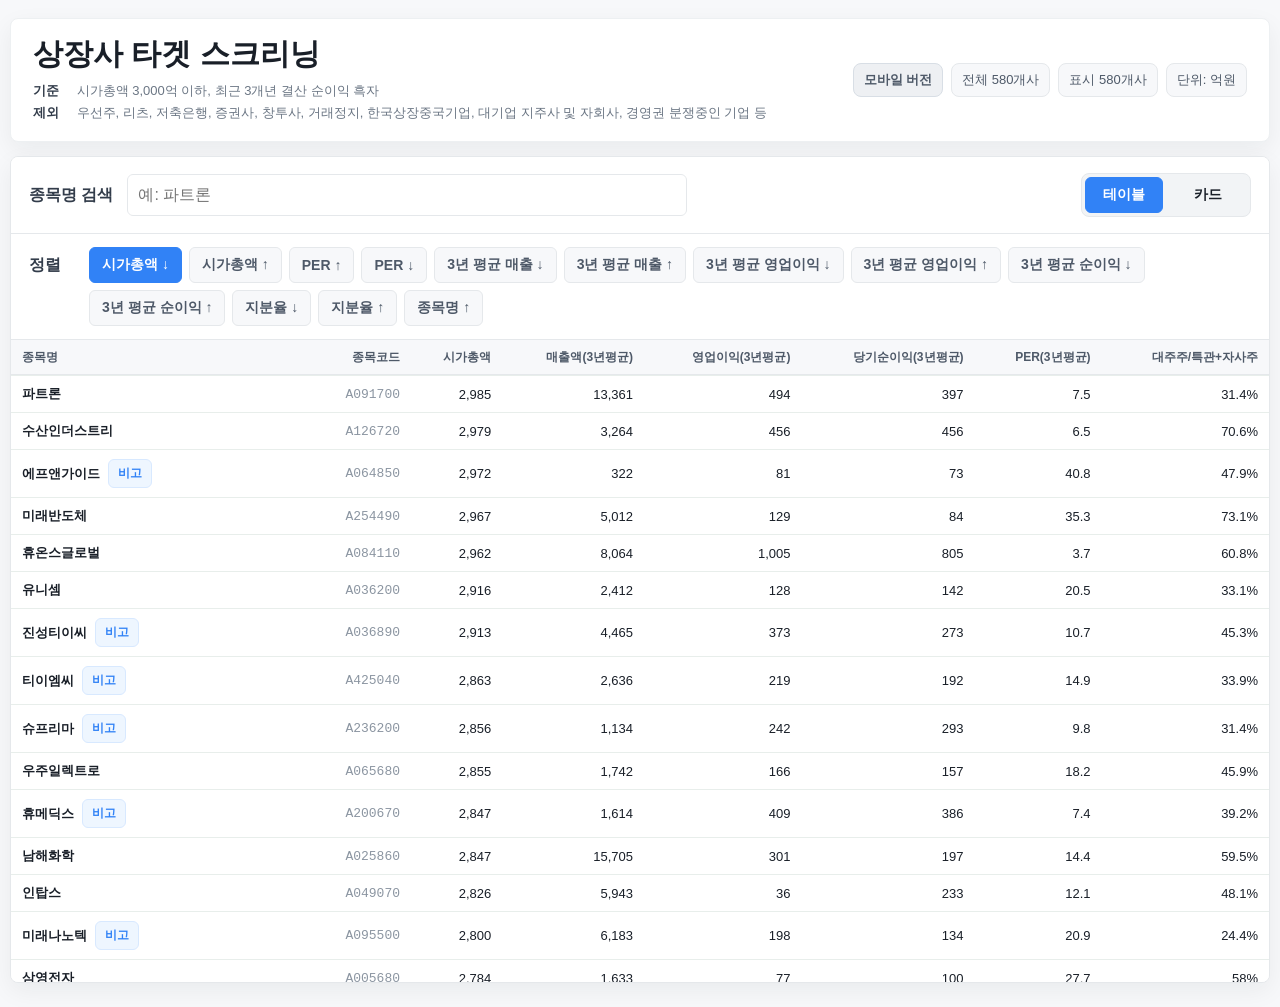
<file: index.html>
<!doctype html>
<html lang="ko">
<head>
  <meta charset="utf-8">
  <meta name="viewport" content="width=device-width, initial-scale=1">
  <title>상장사 타겟 스크리닝</title>
  <script>
    if (window.innerWidth <= 760 && !new URLSearchParams(window.location.search).has("view") && !window.location.pathname.endsWith("/mobile.html")) {
      window.location.replace("mobile.html");
    }
  </script>
  <link rel="stylesheet" href="styles.css">
</head>
<body>
  <main class="shell">
    <header class="topbar">
      <div>
        <h1>상장사 타겟 스크리닝</h1>
        <div class="criteria">
          <p><strong>기준</strong> 시가총액 3,000억 이하, 최근 3개년 결산 순이익 흑자</p>
          <p><strong>제외</strong> 우선주, 리츠, 저축은행, 증권사, 창투사, 거래정지, 한국상장중국기업, 대기업 지주사 및 자회사, 경영권 분쟁중인 기업 등</p>
        </div>
      </div>
      <div class="meta">
        <a class="mobile-link" href="mobile.html">모바일 버전</a>
        <span id="rowCount">전체 0개사</span>
        <span id="visibleCount">표시 0개사</span>
        <span>단위: 억원</span>
      </div>
    </header>

    <section class="workspace">
      <section class="results" aria-label="List 탭 데이터">
        <div class="searchbar" aria-label="검색">
          <label for="searchInput">종목명 검색</label>
          <input id="searchInput" type="search" placeholder="예: 파트론">
          <div class="view-tabs" role="tablist" aria-label="보기 전환">
            <button class="active" id="tableViewBtn" type="button">테이블</button>
            <button id="cardViewBtn" type="button">카드</button>
          </div>
        </div>

        <div class="sort-panel" aria-label="정렬 기준">
          <span class="sort-label">정렬</span>
          <div class="sort-actions">
            <button type="button" class="sort-btn active" data-sort="marketCap-desc">시가총액 ↓</button>
            <button type="button" class="sort-btn" data-sort="marketCap-asc">시가총액 ↑</button>
            <button type="button" class="sort-btn" data-sort="avgPer-asc">PER ↑</button>
            <button type="button" class="sort-btn" data-sort="avgPer-desc">PER ↓</button>
            <button type="button" class="sort-btn" data-sort="avgRevenue-desc">3년 평균 매출 ↓</button>
            <button type="button" class="sort-btn" data-sort="avgRevenue-asc">3년 평균 매출 ↑</button>
            <button type="button" class="sort-btn" data-sort="avgOperatingProfit-desc">3년 평균 영업이익 ↓</button>
            <button type="button" class="sort-btn" data-sort="avgOperatingProfit-asc">3년 평균 영업이익 ↑</button>
            <button type="button" class="sort-btn" data-sort="avgNetIncome-desc">3년 평균 순이익 ↓</button>
            <button type="button" class="sort-btn" data-sort="avgNetIncome-asc">3년 평균 순이익 ↑</button>
            <button type="button" class="sort-btn" data-sort="majorShareholderRatio-desc">지분율 ↓</button>
            <button type="button" class="sort-btn" data-sort="majorShareholderRatio-asc">지분율 ↑</button>
            <button type="button" class="sort-btn" data-sort="name-asc">종목명 ↑</button>
          </div>
        </div>

        <div class="table-wrap" id="tableWrap">
          <table>
            <thead>
              <tr>
                <th>종목명</th>
                <th>종목코드</th>
                <th>시가총액</th>
                <th>매출액(3년평균)</th>
                <th>영업이익(3년평균)</th>
                <th>당기순이익(3년평균)</th>
                <th>PER(3년평균)</th>
                <th>대주주/특관+자사주</th>
              </tr>
            </thead>
            <tbody id="resultBody"></tbody>
          </table>
        </div>

        <div class="cards hidden" id="cardWrap"></div>
      </section>
    </section>
  </main>

  <div class="note-modal hidden" id="noteModal" role="dialog" aria-modal="true" aria-labelledby="noteTitle">
    <div class="note-dialog">
      <div class="note-dialog-head">
        <h2 id="noteTitle">비고</h2>
        <button type="button" id="noteClose" aria-label="닫기">닫기</button>
      </div>
      <p id="noteText"></p>
    </div>
  </div>

  <script src="data.js"></script>
  <script src="app.js"></script>
</body>
</html>
</file>
<file: styles.css>
:root {
  color-scheme: light;
  --ink: #191f28;
  --muted: #8b95a1;
  --line: #e5e8eb;
  --surface: #ffffff;
  --soft: #f2f4f6;
  --soft-2: #f9fafb;
  --green: #3182f6;
  --blue: #3182f6;
  --navy: #191f28;
  --gold: #9b6a19;
  --shadow: 0 8px 24px rgba(25, 31, 40, .06);
}

* { box-sizing: border-box; }

body {
  margin: 0;
  font-family: "Malgun Gothic", "Apple SD Gothic Neo", "Segoe UI", Arial, sans-serif;
  color: var(--ink);
  background: #f7f8fa;
}

button, input, select {
  font: inherit;
}

.shell {
  width: calc(100% - 20px);
  max-width: 1920px;
  margin: 0 auto;
  padding: 18px 0 24px;
}

.topbar {
  min-height: 86px;
  display: flex;
  align-items: center;
  justify-content: space-between;
  gap: 20px;
  padding: 18px 22px;
  background: var(--surface);
  border: 1px solid #edf0f2;
  border-radius: 8px;
  box-shadow: var(--shadow);
}

h1, h2, p { margin: 0; }

h1 {
  font-size: clamp(22px, 2.6vw, 30px);
  line-height: 1.15;
  letter-spacing: 0;
}

.criteria {
  display: grid;
  gap: 4px;
  margin-top: 10px;
  color: #6b7684;
  font-size: 13px;
  line-height: 1.45;
}

.criteria strong {
  display: inline-block;
  min-width: 34px;
  margin-right: 6px;
  color: #333d4b;
}

.meta {
  display: flex;
  flex-wrap: wrap;
  justify-content: flex-end;
  gap: 8px;
}

.meta span {
  padding: 7px 10px;
  border: 1px solid var(--line);
  border-radius: 8px;
  background: #f7f8fa;
  color: #4e5968;
  font-size: 13px;
  white-space: nowrap;
}

.mobile-link {
  display: inline-flex;
  align-items: center;
  min-height: 31px;
  padding: 7px 10px;
  color: #4e5968;
  background: #eef0f3;
  border: 1px solid #d8dee5;
  border-radius: 8px;
  font-size: 13px;
  font-weight: 800;
  text-decoration: none;
  white-space: nowrap;
}

.mobile-link:hover {
  background: #e5e8eb;
  border-color: #c9d1d9;
}

.workspace {
  display: block;
  margin-top: 14px;
}

.results {
  background: var(--surface);
  border: 1px solid var(--line);
  border-radius: 8px;
  box-shadow: var(--shadow);
}

label, .label {
  display: block;
  color: #2b3934;
  font-size: 13px;
  font-weight: 700;
}

input, select {
  width: 100%;
  height: 38px;
  margin-top: 7px;
  padding: 8px 10px;
  color: var(--ink);
  background: #ffffff;
  border: 1px solid var(--line);
  border-radius: 6px;
  outline: none;
}

input:focus, select:focus {
  border-color: var(--blue);
  box-shadow: 0 0 0 3px rgba(37, 99, 166, .14);
}

.searchbar {
  display: grid;
  grid-template-columns: auto minmax(360px, 560px) 1fr;
  align-items: center;
  gap: 14px;
  padding: 16px 18px;
  border-bottom: 1px solid var(--line);
  background: #ffffff;
}

.searchbar label {
  align-self: center;
  color: #333d4b;
  font-size: 16px;
  font-weight: 800;
}

.searchbar input {
  height: 42px;
  margin-top: 0;
  font-size: 16px;
}

button {
  min-height: 34px;
  padding: 7px 11px;
  border: 1px solid var(--line);
  border-radius: 6px;
  background: #f7faf8;
  color: var(--ink);
  cursor: pointer;
}

button:hover { border-color: #9fb1a9; }

.view-tabs button.active {
  color: #fff;
  border-color: var(--blue);
  background: var(--blue);
}

.results {
  min-width: 0;
  overflow: hidden;
}

.result-head {
  display: flex;
  align-items: center;
  justify-content: space-between;
  gap: 16px;
  padding: 15px 18px;
  border-bottom: 1px solid var(--line);
  background: linear-gradient(180deg, #ffffff 0%, #fbfcfb 100%);
}

h2 {
  font-size: 18px;
  line-height: 1.2;
}

#activeFilters {
  margin-top: 5px;
  color: var(--muted);
  font-size: 13px;
}

.view-tabs {
  display: flex;
  gap: 6px;
  justify-self: end;
  padding: 3px;
  border: 1px solid var(--line);
  border-radius: 8px;
  background: #f2f4f6;
}

.view-tabs button {
  min-width: 78px;
  min-height: 36px;
  border-color: transparent;
  background: transparent;
  font-size: 14px;
  font-weight: 700;
}

.sort-panel {
  display: flex;
  align-items: flex-start;
  gap: 12px;
  padding: 13px 18px;
  border-bottom: 1px solid var(--line);
  background: #ffffff;
}

.sort-label {
  flex: 0 0 auto;
  min-width: 48px;
  padding-top: 8px;
  color: #333d4b;
  font-size: 16px;
  font-weight: 900;
}

.sort-actions {
  display: flex;
  flex-wrap: wrap;
  gap: 7px;
}

.sort-btn {
  min-height: 36px;
  padding: 7px 12px;
  color: #4e5968;
  background: #f7f8fa;
  border-color: var(--line);
  font-size: 14px;
  font-weight: 700;
}

.sort-btn.active {
  color: #fff;
  background: var(--blue);
  border-color: var(--blue);
}

.table-wrap {
  overflow: auto;
  max-height: calc(100vh - 258px);
  background: #fff;
}

table {
  width: max-content;
  min-width: 100%;
  border-collapse: separate;
  border-spacing: 0;
  font-size: 13px;
}

th, td {
  padding: 9px 11px;
  border-bottom: 1px solid #e8eeeb;
  text-align: right;
  white-space: nowrap;
  vertical-align: middle;
}

th {
  position: sticky;
  top: 0;
  z-index: 1;
  color: #4e5968;
  background: #f7f8fa;
  font-size: 12px;
  font-weight: 800;
  box-shadow: inset 0 -1px 0 var(--line);
}

th:nth-child(1),
td:nth-child(1) {
  text-align: left;
}

tbody tr:hover { background: #f9fafb; }

.watch {
  width: 34px;
  min-height: 30px;
  padding: 0;
  color: var(--gold);
  background: #fffaf0;
  border-color: #ead9b7;
}

.watch.on {
  color: #fff;
  background: var(--gold);
  border-color: var(--gold);
}

.score {
  display: inline-block;
  min-width: 42px;
  padding: 5px 8px;
  border-radius: 999px;
  color: #fff;
  background: var(--blue);
  text-align: center;
  font-weight: 800;
}

.name {
  display: flex;
  align-items: center;
  gap: 8px;
  font-weight: 700;
}

.code {
  color: var(--muted);
  font-family: Consolas, "Segoe UI", monospace;
}

.note-btn {
  min-height: 28px;
  padding: 5px 9px;
  color: var(--blue);
  background: #eef6ff;
  border-color: #d8e9ff;
  font-size: 12px;
  font-weight: 800;
  flex: 0 0 auto;
}

.no-note {
  display: none;
  color: #b0b8c1;
  font-size: 13px;
}

.cards {
  display: grid;
  grid-template-columns: repeat(auto-fill, minmax(430px, 1fr));
  gap: 12px;
  padding: 14px;
}

.cards.hidden, .hidden { display: none; }

.company-card {
  min-height: 204px;
  padding: 14px;
  border: 1px solid var(--line);
  border-radius: 8px;
  background: #ffffff;
  box-shadow: 0 8px 18px rgba(25, 31, 40, .05);
}

.card-top {
  display: flex;
  align-items: flex-start;
  justify-content: space-between;
  gap: 12px;
}

.card-actions {
  display: flex;
  align-items: center;
  gap: 8px;
}

.card-top h3 {
  margin: 0 0 4px;
  font-size: 18px;
  line-height: 1.2;
}

.per-chip {
  flex: 0 0 auto;
  padding: 6px 9px;
  color: #fff;
  background: var(--blue);
  border-radius: 999px;
  font-size: 12px;
  line-height: 1;
}

.card-grid {
  display: grid;
  grid-template-columns: 1fr 1fr;
  gap: 9px 12px;
  margin-top: 14px;
}

.card-grid span {
  display: block;
  color: var(--muted);
  font-size: 12px;
}

.card-grid strong {
  display: block;
  margin-top: 3px;
  font-size: 15px;
}

.empty {
  padding: 46px;
  text-align: center;
  color: var(--muted);
}

.note-modal {
  position: fixed;
  inset: 0;
  z-index: 20;
  display: grid;
  place-items: center;
  padding: 20px;
  background: rgba(25, 31, 40, .36);
}

.note-modal.hidden {
  display: none;
}

.note-dialog {
  width: min(560px, 100%);
  padding: 18px;
  background: #fff;
  border-radius: 8px;
  box-shadow: 0 18px 44px rgba(25, 31, 40, .18);
}

.note-dialog-head {
  display: flex;
  align-items: center;
  justify-content: space-between;
  gap: 12px;
  margin-bottom: 14px;
}

.note-dialog-head h2 {
  font-size: 18px;
}

#noteClose {
  min-height: 32px;
}

#noteText {
  color: #333d4b;
  font-size: 15px;
  line-height: 1.65;
  word-break: keep-all;
}

@media (max-width: 980px) {
  .shell { width: min(100% - 20px, 760px); }
  .topbar, .result-head { align-items: flex-start; flex-direction: column; }
  .searchbar { grid-template-columns: 1fr; }
  .table-wrap { max-height: none; }
}

@media (max-width: 560px) {
  th, td { padding: 9px 10px; }
}
</file>
